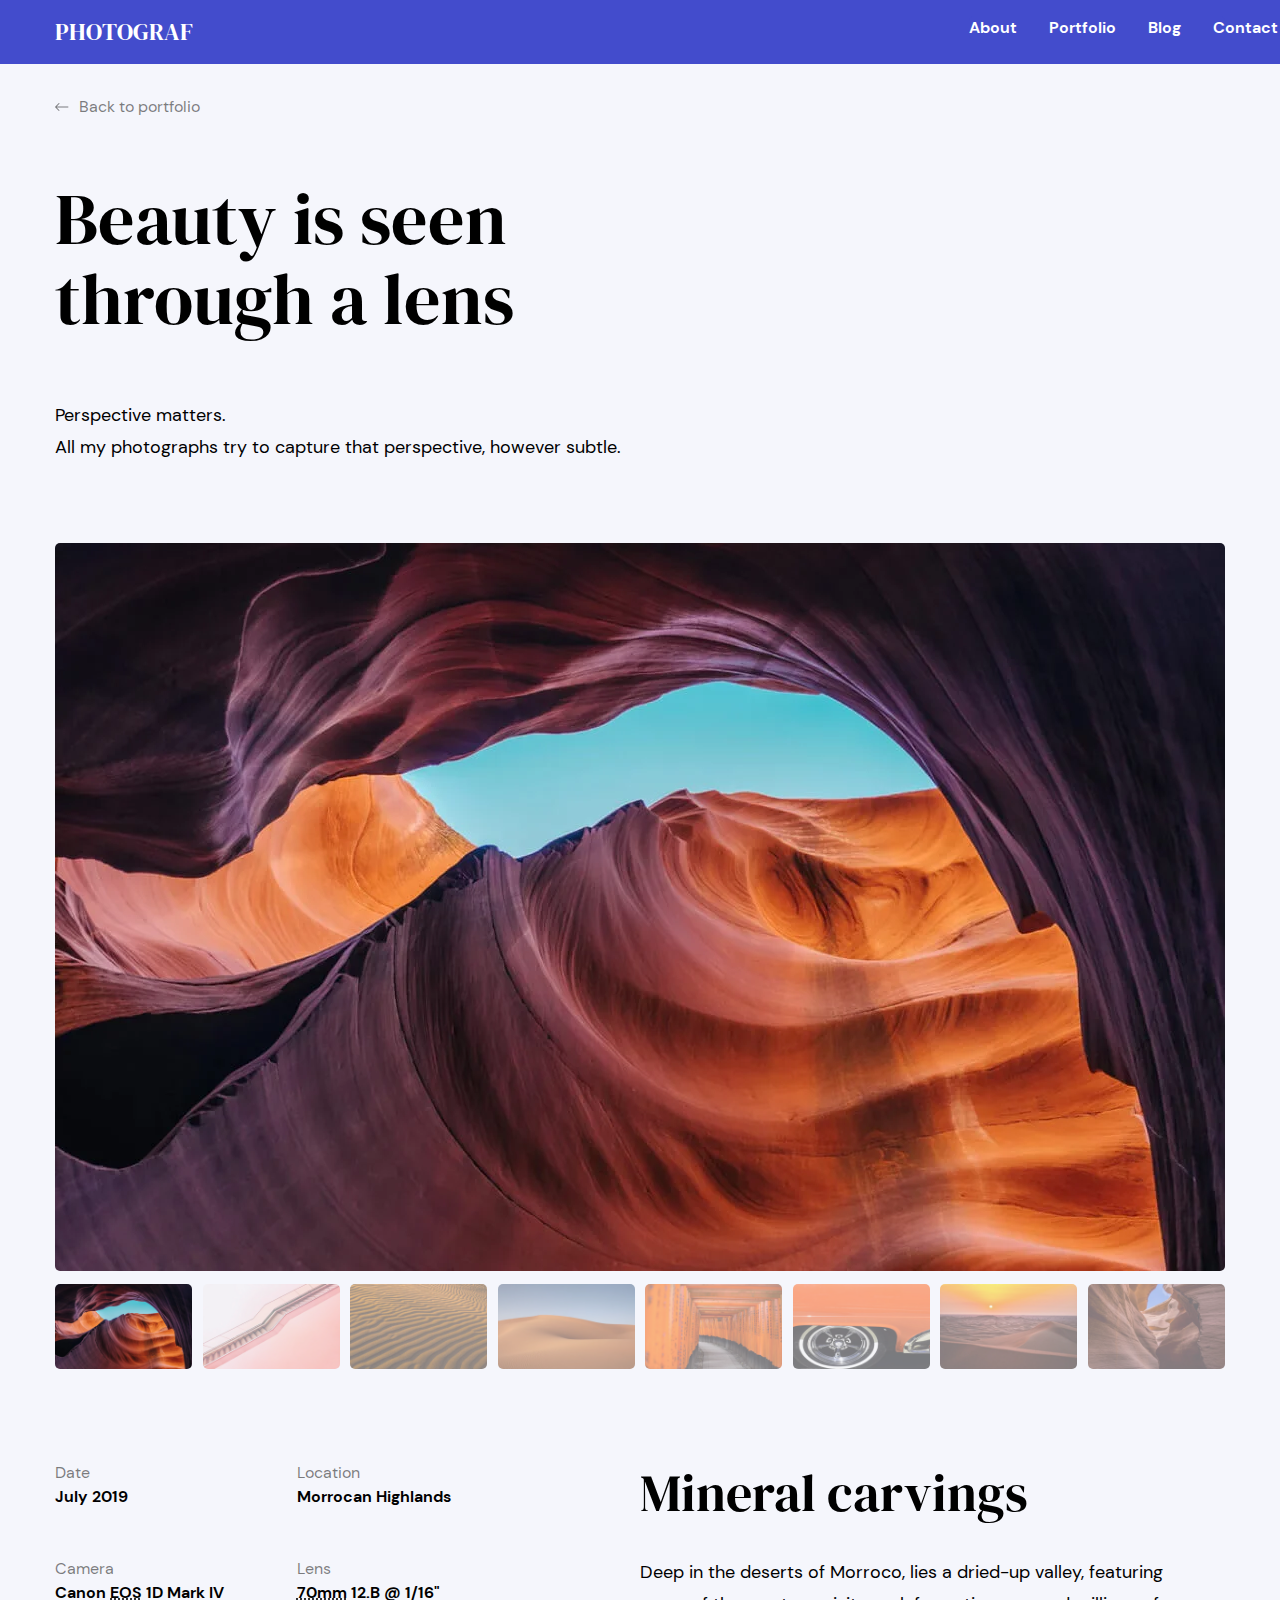
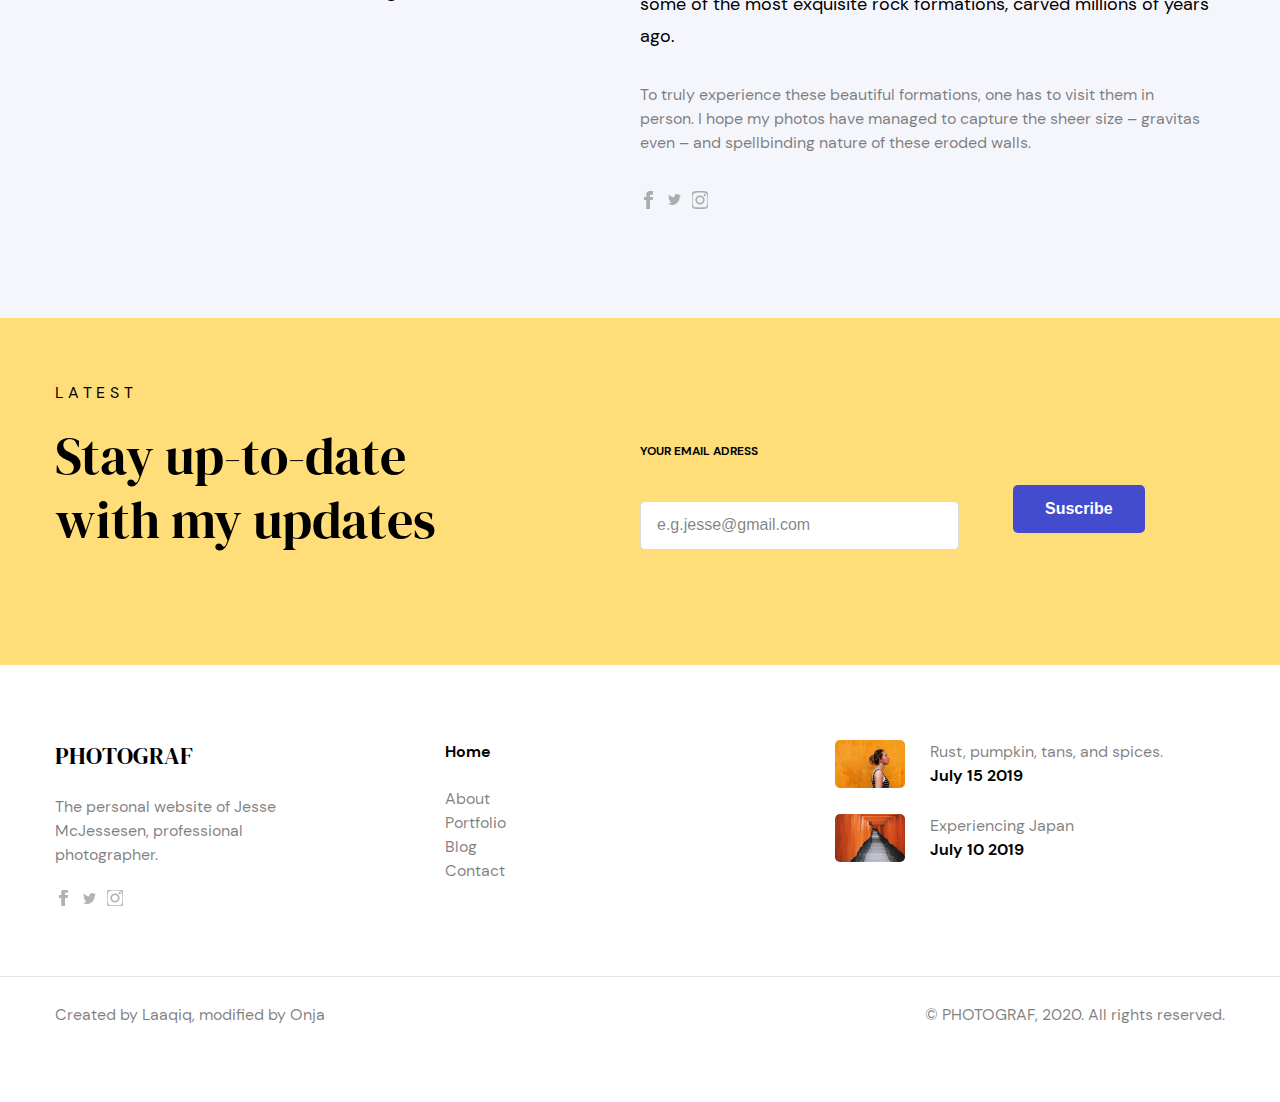
<file: index.html>
<!DOCTYPE html>
<html lang="en">
<head>
  <meta charset="UTF-8">
  <meta name="viewport" content="width=device-width, initial-scale=1.0">
  <title>Photograph-site</title>
  <link rel="stylesheet" href="./css/index.css">
</head>
<body>
  <input type="checkbox" name="menu_checkbox" id="menu_checkbox">
    <header class="header-site">
      <div class="header-site__container container">
        <h1 class="header-site__heading logo"><a href="/">photograf</a></h1>
        <nav class="header-site__menu">
          <ul>
            <li><a href="/about">About</a></li>
            <li><a href="/portfolio">Portfolio</a></li>
            <li><a href="/blog">Blog</a></li>
            <li><a href="/contact">Contact</a></li>
          </ul>
        </nav>
          <label for="menu_checkbox" class="icon icon_menu">
            <span class="a11y">Open the menu</span>
          </label>
    </header>
    <main>
      <header class="main-header">
        <div class="main-header__container container">
          <h2 class="main-header__heading">Beauty is seen through a lens</h2>
          <p class="introduction">Perspective matters.<br> All my photographs try to capture that perspective, however subtle.</p>
          <nav class="breadcrumb-link"><a href="/">Back to portfolio</a></nav>
        </div>
      </header>
      <section class="image-slider">
        <div class="image-slide__container container">
          <header class="a11y">
            <h3>image slider</h3>
          </header>
          <picture class="image-slider__active-image">
            <source media="(min-width: 1170px)" srcset="images/rock_carvings_lg.webp">
            <source media="(min-width: 690px)" srcset="images/rock_carvings_md.webp">
            <img src="images/rock_carvings_sm.webp" alt="rock carvings">
          </picture>
          <ul class="image-slider__list">
            <li>
              <picture class="first-pic">
                <source media="(min-width: 1170px)" srcset="images/rock_carvings_lg.webp">
                <source media="(min-width: 690px)" srcset="images/rock_carvings_md.webp">
                <img class="active-image" src="images/rock_carvings_sm.webp" alt="rock carvings">
              </picture>
            </li>
            <li>
              <picture class="second-pic">
                <source media="(min-width: 1170px)" srcset="images/stairs_lg.webp">
                <source media="(min-width: 690px)" srcset="images/stairs_md.webp">
                <img src="images/stairs_sm.webp" alt="stairs">
              </picture>
            </li>
            <li>
              <picture class="third-pic">
                <source media="(min-width: 1170px)" srcset="images/ripples_lg.webp">
                <source media="(min-width: 690px)" srcset="images/ripples_md.webp">
                <img src="images/ripples_sm.webp" alt="ripples">
              </picture>
            </li>
            <li>
              <picture class="fourth-pic">
                <source media="(min-width: 1170px)" srcset="images/dunes_lg.webp">
                <source media="(min-width: 690px)" srcset="images/dunes_md.webp">
                <img src="images/dunes_sm.webp" alt="dunes">
              </picture>
            </li>
            <li>
              <picture class="fifth-pic">
                <source media="(min-width: 1170px)" srcset="images/arches_lg.webp">
                <source media="(min-width: 690px)" srcset="images/arches_md.webp">
                <img src="images/arches_sm.webp" alt="arches">
              </picture>
            </li>
            <li>
              <picture class="sixth-pic">
                <source media="(min-width: 1170px)" srcset="images/car_lg.webp">
                <source media="(min-width: 690px)" srcset="images/car_md.webp">
                <img src="images/car_sm.webp" alt="car">
              </picture>
            </li>
            <li>
              <picture class="seventh-pic">
                <source media="(min-width: 1170px)" srcset="images/sunset_lg.webp">
                <source media="(min-width: 690px)" srcset="images/sunset_md.webp">
                <img src="images/sunset_sm.webp" alt="sunset">
              </picture>
            </li>
            <li>
              <picture class="eighth-pic">
                <source media="(min-width: 1170px)" srcset="images/canyon_lg.webp">
                <source media="(min-width: 690px)" srcset="images/canyon_md.webp">
                <img src="images/canyon_sm.webp" alt="canyon">
              </picture>
            </li>
          </ul>

          <div class="image-slider__about-the-main-image">
            <ul class="active-image-details">
              <li>
                <p class="head">Date</p>
                <p class="detail">
                  <span class="a11y">The picture was taken in</span>
                  <time datetime="2019-07-03T16:29:15Z">
                    July 2019
                  </time>
                </p>
              </li>
              <li>
                <p class="head">Location</p>
                <p class="detail">
                  <span class="a11y">It is a picture of a</span>
                  Morrocan Highlands
                </p>
              </li>
              <li>
                <p class="head">Camera</p>
                <p class="detail">
                  <span class="a11y">The photo was taken with a</span>
                  Canon <abbr title="Electro-Optical System one Dimension">EOS</abbr> 1D Mark IV
                </p>
              </li>
              <li>
                <p class="head">Lens</p>
                <p class="detail">
                  <span class="a11y">The lens of the camera is</span>
                  <abbr title="70 millimetres">70mm</abbr> 12.B @ 1/16"
                </p>
              </li>
            </ul>
            <article class="active-image__article">
              <header>
                <h3 class="active-image__article--title">Mineral carvings</h3>
              </header>
              <p class="active-image__article--summary">
                Deep in the deserts of Morroco, lies a dried-up valley, featuring some of the most exquisite rock formations, carved millions of years ago.
              </p>
              <p class="active-image__article--description">
                To truly experience these beautiful formations, one has to visit them in person. I hope my photos have managed to capture the sheer size – gravitas even – and spellbinding nature of these eroded walls.
              </p>
              <footer>
                <p class="a11y">Find us on the web</p>
                <ul class="sharing-links">
                  <li>
                    <a href="/facebook" class="icon icon-facebook">
                      <span class="a11y">facebook</span>
                    </a>
                  </li>
                  <li>
                    <a href="/twitter" class="icon icon-twitter">
                      <span class="a11y">twitter</span>
                    </a>
                  </li>
                  <li>
                    <a href="/instagram" class="icon icon-instagram">
                      <span class="a11y">instagram</span>
                    </a>
                  </li>
                </ul>
              </footer>
            </article>
          </div>
        </div>
      </section>

      <section class="suscribe">
        <div class="suscribe__container container">
          <header>
            <h3 class="suscribe__heading">Stay up-to-date with my updates</h3>
            <p class="hint">
              <span class="a11y">Hint</span>
              Latest
            </p>
          </header>
          <form class="form_subscribe" action="/subscribe">
            <fieldset>
              <label for="email">your email adress</label>
              <input type="email" name="email" id="email" placeholder="e.g.jesse@gmail.com">
            </fieldset>
            <button type="submit" aria-label="suscribe button">Suscribe</button>
          </form>
        </div>
      </section>
      <footer class="main-footer">
        <div class="main-footer__container container">
          <div class="about-the-website-owner">
            <p class="logo"><a href="/">photograf</a></p>
            <p class="description">
              The personal website of Jesse McJessesen, professional photographer.
            </p>
            <p class="a11y">
              See Jesse McJessesen on the web
            </p>
            <ul>
              <li class="icon icon-facebook"><a href="/facebook">Facebook</a></li>
              <li class="icon icon-twitter"><a href="/twitter">Twitter</a></li>
              <li class="icon icon-instagram"><a href="/instagram">Instagram</a></li>
            </ul>
          </div>
          <nav class="main-footer__navigation">
            <p class="a11y">Sitemap</p>
            <ul>
              <li><a href="/">Home</a></li>
              <li><a href="/">About</a></li>
              <li><a href="/">Portfolio</a></li>
              <li><a href="/">Blog</a></li>
              <li><a href="/">Contact</a></li>
            </ul>
          </nav>
          <div class="blog-list">
            <ul>
              <li>
                <img src="./images/woman_sm.webp" alt="woman">
                <p>
                  <a href=".">Rust, pumpkin, tans, and spices.</a>
                  <br>
                  <span class="a11y">Posted on: </span>
                  <time datetime="2019-07-03T16:29:15Z">
                    July 15 2019
                  </time>
                </p>
              </li>
              <li>
                <img src="./images/passage_sm.webp" alt="passage">
                <p>
                  <a href=".">Experiencing Japan</a>
                  <br>
                  <span class="a11y">Posted on: </span>
                  <time datetime="2019-07-03T16:29:15Z">
                    July 10 2019
                  </time>
                </p>
              </li>
            </ul>
          </div>
        </div>
      </footer>
    </main>
    <footer class="footer-site">
      <div class="footer-site__container container">
        <p>Created by Laaqiq, modified by Onja</p>
        <p>&#169 PHOTOGRAF, 2020. All rights reserved.</p>
      </div>
    </footer>

    <script src="script.js"></script>
</body>
</html>
</file>
<file: css/index.css>
@font-face {
  font-family: "DM Sans";
  font-weight: 400;
  font-style: normal;
  src: local("DM Sans Regular"), local("DMSans-Regular"), url("../fonts/dm_sans_400.woff2") format("woff2"), url("../fonts/dm_sans_400.woff") format("woff"); }

@font-face {
  font-family: "DM Sans";
  font-weight: 700;
  font-style: normal;
  src: local("DM Sans Bold"), local("DMSans-Bold"), url("../fonts/dm_sans_700.woff2") format("woff2"), url("../fonts/dm_sans_700.woff") format("woff"); }

@font-face {
  font-family: "DM Serif Display";
  font-weight: 700;
  font-style: normal;
  src: local("DM Serif Display"), local("DM-Serif-Display"), url("../fonts/dm_serif_display_400.woff2") format("woff2"), url("../fonts/dm_serif_display_400.woff") format("woff"); }

:root {
  --paragraph-font-size: 16px;
  --black-text: #000000;
  --grey-text: rgba(0, 0, 0, 0.5); }

body {
  font-family: "DM Sans", Arial, Helvetica, sans-serif;
  margin: 0;
  transition: all 0.3s;
  position: relative; }

a {
  text-decoration: none; }

p {
  margin: 0; }

ul {
  margin: 0;
  padding: 0;
  list-style: none; }

img {
  border-radius: 5px; }

.container {
  padding-inline: 14px; }

h1,
h2,
h3,
h4 {
  font-family: "DM Serif Display", "Times New Roman", Times, serif;
  margin: 0; }

@media (min-width: 1170px) {
  .container {
    max-width: 1170px;
    margin: auto;
    padding-inline: 0; } }

.header-site {
  background-color: #434CCC;
  color: #FFFFFF; }

.header-site__container {
  position: relative;
  display: flex;
  flex-direction: row;
  justify-content: space-between;
  padding-block: 16px; }

.header-site__heading {
  font-weight: 700;
  font-size: 24px;
  line-height: 32px;
  margin: 0; }
  .header-site__heading a {
    text-transform: uppercase;
    color: #FFFFFF; }

.icon_menu {
  background-image: url("../icons/icon_menu.svg");
  background-size: 20px 14px;
  background-repeat: no-repeat;
  background-position: center; }

.header-site__container label {
  width: 1rem;
  height: 27px;
  display: block; }

@media (min-width: 1170px) {
  .header-site__container label {
    display: none; } }

.header-site__menu {
  padding: 1rem;
  position: absolute;
  z-index: 3;
  top: 0;
  left: 0;
  bottom: 0;
  transform: translateX(-100%);
  transition: transform 0.3s; }
  .header-site__menu ul {
    background-color: #434ccc;
    width: 20vw;
    height: 100vh;
    padding: 5rem;
    display: flex;
    flex-direction: column;
    row-gap: 2rem;
    border-radius: 5px;
    list-style: none;
    margin: 0; }
  .header-site__menu a {
    font-weight: 700;
    color: #FFFFFF;
    font-size: 16px;
    line-height: 24px;
    text-align: right; }

body > [type="checkbox"]:checked ~ header nav {
  transform: translateX(0%);
  z-index: 2;
  top: 70%;
  left: -5%; }

#menu_checkbox {
  position: absolute;
  top: 0;
  left: 0;
  z-index: -1; }

@media (min-width: 1170px) {
  .header-site__menu {
    position: relative;
    bottom: auto;
    width: auto;
    transform: none;
    transition: none;
    margin: 0;
    padding: 0; }
    .header-site__menu ul {
      display: flex;
      flex-direction: row;
      column-gap: 2rem;
      padding: 0;
      height: auto; } }

.a11y {
  display: none;
  height: 1px;
  width: 1px;
  overflow: hidden;
  clip: rect(1px, 1px, 1px, 1px);
  white-space: nowrap; }

.main-header {
  background-color: rgba(67, 76, 204, 0.05);
  padding-top: 31px; }

.main-header__container {
  display: flex;
  flex-direction: column;
  row-gap: 60px; }

.breadcrumb-link {
  order: 1;
  padding-left: calc(38px - 14px);
  color: var(--grey-text, rgba(0, 0, 0, 0.5));
  font-size: var(--paragraph-font-size, 16px);
  line-height: 24px;
  background-image: url("../icons/icon_arrow_left.svg");
  background-size: 14px;
  background-repeat: no-repeat;
  background-position: center;
  background-position: left; }
  .breadcrumb-link a {
    color: rgba(0, 0, 0, 0.5); }

.main-header__heading {
  order: 2;
  font-size: 52px;
  line-height: 64px;
  color: #000000;
  margin: 0; }

.introduction {
  order: 3;
  font-size: 18px;
  line-height: 32px;
  color: #000000; }

@media (min-width: 1170px) {
  .main-header__heading {
    font-size: 72px;
    line-height: 80px; }
  .breadcrumb-link,
  .main-header__heading,
  .introduction {
    max-width: 585px;
    text-align: left; } }

.image-slider {
  background-color: rgba(67, 76, 204, 0.05);
  padding-top: 80px;
  padding-bottom: 105px; }

.image-slider__active-image img {
  width: 100%;
  height: 100%; }

.image-slider__list {
  display: flex;
  flex-direction: row;
  column-gap: 9px;
  overflow: hidden;
  flex-basis: fill;
  padding-top: 8px; }
  .image-slider__list img {
    width: 137px;
    height: 85px; }
  .image-slider__list img:not(.active-image) {
    opacity: 0.5; }

.head {
  color: var(--grey-text, rgba(0, 0, 0, 0.5));
  font-size: var(--paragraph-font-size, 16px);
  line-height: 24px; }

.detail {
  font-weight: 700;
  font-size: 16px;
  line-height: 24px;
  color: #000000;
  margin: 0; }

.active-image-details {
  padding-top: 92px;
  display: grid;
  grid-template-columns: 1fr 2fr;
  row-gap: 40px;
  column-gap: 70px; }

.active-image__article {
  padding-top: 75px; }

.active-image__article--title {
  font-size: 40px;
  line-height: 48px;
  padding-bottom: 31px; }

.active-image__article--summary {
  font-size: 18px;
  line-height: 32px;
  color: #000000;
  padding-bottom: 31px; }

.active-image__article--description {
  color: var(--grey-text, rgba(0, 0, 0, 0.5));
  font-size: var(--paragraph-font-size, 16px);
  line-height: 24px;
  padding-bottom: 31px; }

.sharing-links {
  display: flex;
  flex-direction: row;
  column-gap: 10px; }

.sharing-links a {
  display: block;
  width: 1rem;
  height: 27px; }

.icon-facebook {
  background-image: url("../icons/icon_facebook.svg");
  background-size: 9px 18px;
  background-repeat: no-repeat;
  background-position: center; }

.icon-twitter {
  background-image: url("../icons/icon_twitter.svg");
  background-size: 13px 15px;
  background-repeat: no-repeat;
  background-position: center; }

.icon-instagram {
  background-image: url("../icons/icon_instagram.svg");
  background-size: 18px 18px;
  background-repeat: no-repeat;
  background-position: center; }

@media (min-width: 1170px) {
  .image-slider__list {
    column-gap: 10.5px; }
  .active-image__article--title {
    font-size: 52px;
    line-height: 64px; }
  .active-image-details {
    padding-top: 0;
    max-height: 152px; }
  .active-image__article {
    max-width: 570px;
    padding-top: 0; }
  .image-slider__about-the-main-image {
    display: grid;
    grid-template-columns: 1fr 1fr;
    justify-content: space-between;
    padding-top: 87px; }
  button.next,
  button.prev {
    display: none; } }

.image-slider__active-image {
  position: relative; }

.image-slider__active-image button {
  background-color: rgba(255, 255, 255, 0.2);
  border: white;
  width: 20px;
  height: 20px;
  border-radius: 50%; }

.image-slider__active-image button:hover,
.image-slider__active-image button:focus {
  color: #FFFFFF; }

button.next {
  position: absolute;
  top: 0;
  left: 80%; }

button.prev {
  position: absolute;
  top: 0;
  left: 10%; }

.suscribe {
  background-color: #FFDD78;
  padding-top: 63px;
  padding-bottom: 53px; }

.suscribe__container header {
  display: flex;
  flex-direction: column;
  row-gap: 19px;
  padding-bottom: 60px; }

.suscribe__heading {
  font-size: 40px;
  line-height: 48px;
  order: 2; }

.hint {
  order: 1;
  text-transform: uppercase;
  font-size: 16px;
  line-height: 24px;
  letter-spacing: 0.3em;
  color: #000000; }

fieldset {
  border: none;
  padding: 0;
  margin: 0;
  display: grid;
  grid-template-rows: 1fr 1fr;
  justify-content: space-between;
  row-gap: 9px; }
  fieldset label {
    font-weight: 700;
    font-size: 12px;
    line-height: 16px;
    text-transform: uppercase;
    margin-bottom: 9px; }
  fieldset input {
    margin: 0;
    padding: 1rem;
    box-sizing: border-box;
    border-radius: 5px;
    border: 1px solid  #DADADA;
    min-width: calc(375px - 56px); }
  fieldset input:hover {
    box-shadow: 10px 10px 10px rgba(0, 0, 0, 0.1); }
  fieldset input::placeholder {
    color: var(--grey-text, rgba(0, 0, 0, 0.5));
    font-size: var(--paragraph-font-size, 16px);
    line-height: 24px; }

.suscribe__container button {
  height: 48px;
  background-color: #434CCC;
  padding: 12px 32px;
  border: none;
  border-radius: 5px;
  color: #FFFFFF;
  font-weight: 700;
  font-size: 16px;
  line-height: 24px;
  margin-top: 16px; }

.suscribe__container button:hover {
  background-color: #FFFFFF;
  color: #434CCC;
  box-shadow: 10px 10px 10px rgba(0, 0, 0, 0.1); }

@media (min-width: 1170px) {
  .suscribe__container {
    display: grid;
    grid-template-columns: 1fr 1fr;
    justify-content: space-between; }
  .form_subscribe {
    display: flex;
    flex-direction: row;
    align-items: center;
    column-gap: 54px; }
  .suscribe__container header {
    max-width: 382px; }
    .suscribe__container header .suscribe__heading {
      font-size: 52px;
      line-height: 64px; }
  .suscribe__container button {
    box-sizing: border-box;
    margin-top: 25px; } }

.main-footer {
  background-color: #FFFFFF;
  padding-top: 75px;
  padding-bottom: 70px; }

.main-footer .logo {
  font-family: "DM Serif Display", "Times New Roman", Times, serif;
  font-weight: 700;
  font-size: 24px;
  line-height: 32px;
  padding-bottom: 23px; }
  .main-footer .logo a {
    text-transform: uppercase;
    color: #000000; }

.main-footer__container {
  display: flex;
  flex-direction: column;
  row-gap: 70px; }

.about-the-website-owner .description {
  color: var(--grey-text, rgba(0, 0, 0, 0.5));
  font-size: var(--paragraph-font-size, 16px);
  line-height: 24px;
  padding-bottom: 23px; }

.about-the-website-owner ul {
  display: flex;
  flex-direction: row;
  column-gap: 10px; }

.about-the-website-owner li {
  width: 1rem;
  height: 1rem;
  text-indent: -9999px; }

.main-footer__navigation li a {
  color: var(--grey-text, rgba(0, 0, 0, 0.5));
  font-size: var(--paragraph-font-size, 16px);
  line-height: 24px; }

.main-footer__navigation li:first-of-type a {
  font-weight: 700;
  font-size: 16px;
  line-height: 24px;
  color: #000000; }

.main-footer__navigation li:first-of-type {
  padding-bottom: 23px; }

.blog-list li {
  display: flex;
  column-gap: 25px; }
  .blog-list li img {
    width: 70px;
    height: 48px; }
  .blog-list li p {
    font-weight: 700;
    font-size: 16px;
    line-height: 24px;
    color: #000000; }
    .blog-list li p a {
      color: var(--grey-text, rgba(0, 0, 0, 0.5));
      font-size: var(--paragraph-font-size, 16px);
      line-height: 24px;
      font-weight: 400; }

.blog-list li:first-of-type {
  margin-bottom: 26px; }

@media (min-width: 1170px) {
  .main-footer__container {
    display: grid;
    grid-template-columns: 1fr 1fr 1fr;
    justify-content: space-between; }
  .about-the-website-owner .description {
    max-width: 270px; } }

.footer-site {
  border-top: 1px solid rgba(0, 0, 0, 0.1);
  padding-top: 26px;
  padding-bottom: 28px; }

.footer-site p {
  color: var(--grey-text, rgba(0, 0, 0, 0.5));
  font-size: var(--paragraph-font-size, 16px);
  line-height: 24px; }

@media (min-width: 1170px) {
  .footer-site__container {
    display: flex;
    justify-content: space-between; }
  .footer-site {
    padding-bottom: 75px; } }

a:hover {
  font-size: 24px; }

a:focus {
  font-size: 24px; }

.main-footer__navigation li a:hover {
  font-weight: 700;
  color: #000000; }
</file>
